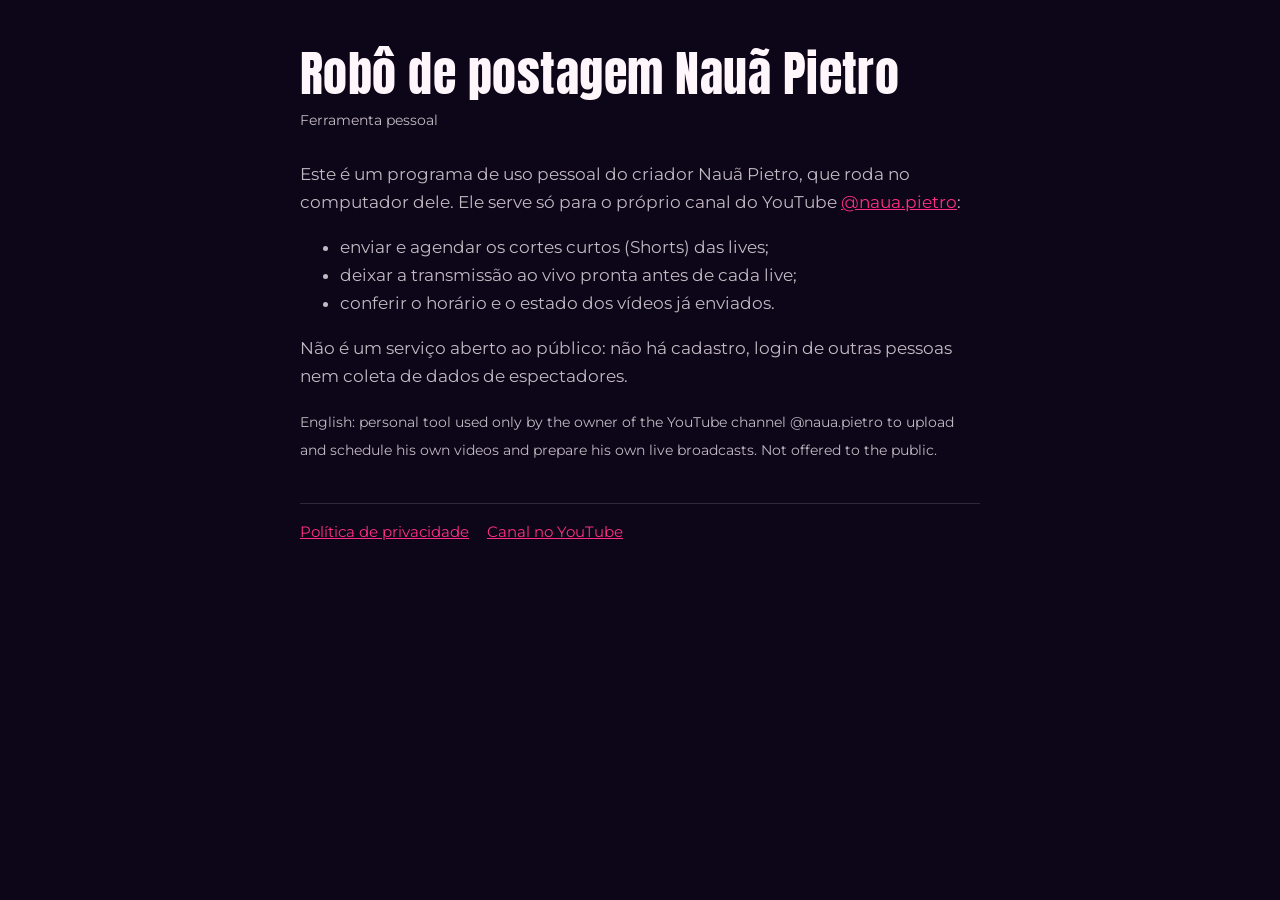
<file: index.html>
<!doctype html>
<html lang="pt-BR">
<head>
<meta charset="utf-8">
<meta name="viewport" content="width=device-width, initial-scale=1">
<title>Robô de postagem — Nauã Pietro</title>
<meta name="description" content="Ferramenta pessoal que publica os vídeos do canal Nauã Pietro no YouTube.">
<link rel="stylesheet" href="estilo.css">
</head>
<body>
<main>
  <h1>Robô de postagem Nauã Pietro</h1>
  <p class="data">Ferramenta pessoal</p>
  <p>Este é um programa de uso pessoal do criador Nauã Pietro, que roda no computador dele. Ele serve só para o próprio canal do YouTube <a href="https://www.youtube.com/@naua.pietro">@naua.pietro</a>:</p>
  <ul>
    <li>enviar e agendar os cortes curtos (Shorts) das lives;</li>
    <li>deixar a transmissão ao vivo pronta antes de cada live;</li>
    <li>conferir o horário e o estado dos vídeos já enviados.</li>
  </ul>
  <p>Não é um serviço aberto ao público: não há cadastro, login de outras pessoas nem coleta de dados de espectadores.</p>
  <p lang="en"><small>English: personal tool used only by the owner of the YouTube channel @naua.pietro to upload and schedule his own videos and prepare his own live broadcasts. Not offered to the public.</small></p>
  <nav><a href="privacidade.html">Política de privacidade</a><a href="https://www.youtube.com/@naua.pietro">Canal no YouTube</a></nav>
</main>
</body>
</html>
</file>
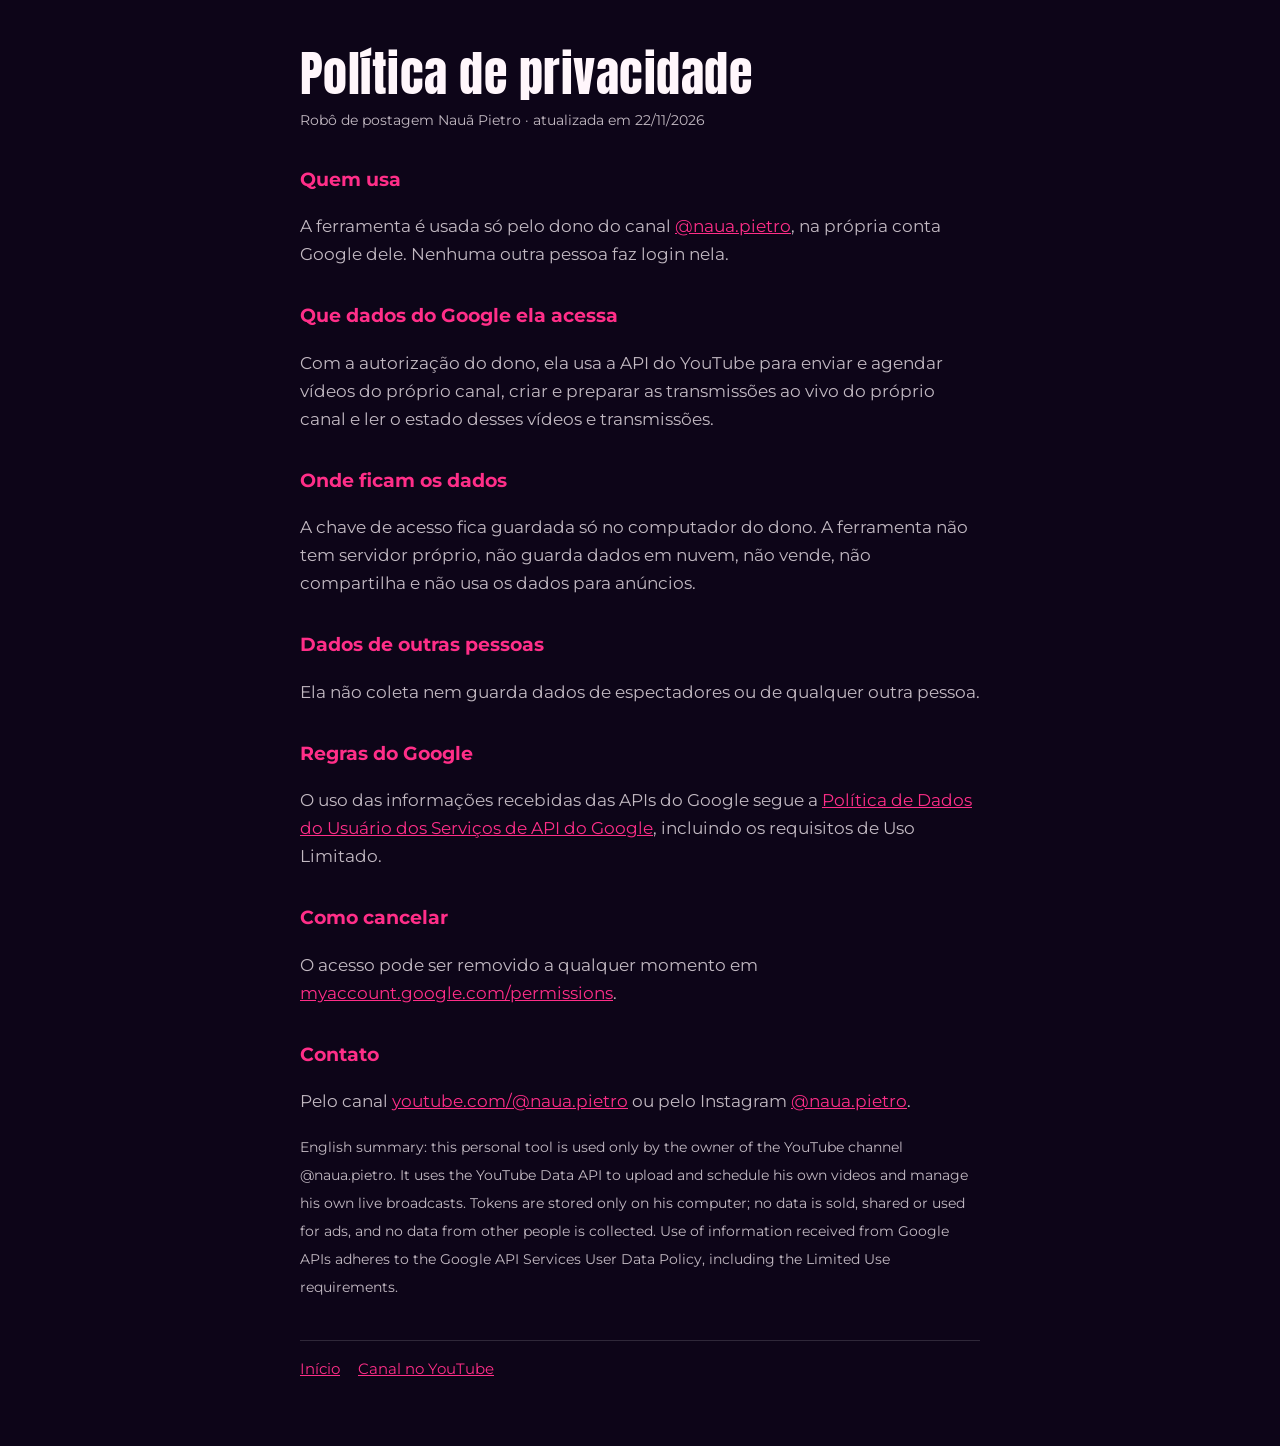
<file: privacidade.html>
<!doctype html>
<html lang="pt-BR">
<head>
<meta charset="utf-8">
<meta name="viewport" content="width=device-width, initial-scale=1">
<title>Política de privacidade — Robô de postagem Nauã Pietro</title>
<meta name="description" content="Política de privacidade da ferramenta pessoal de postagem do canal Nauã Pietro.">
<link rel="stylesheet" href="estilo.css">
</head>
<body>
<main>
  <h1>Política de privacidade</h1>
  <p class="data">Robô de postagem Nauã Pietro · atualizada em 22/11/2026</p>
  <h2>Quem usa</h2>
  <p>A ferramenta é usada só pelo dono do canal <a href="https://www.youtube.com/@naua.pietro">@naua.pietro</a>, na própria conta Google dele. Nenhuma outra pessoa faz login nela.</p>
  <h2>Que dados do Google ela acessa</h2>
  <p>Com a autorização do dono, ela usa a API do YouTube para enviar e agendar vídeos do próprio canal, criar e preparar as transmissões ao vivo do próprio canal e ler o estado desses vídeos e transmissões.</p>
  <h2>Onde ficam os dados</h2>
  <p>A chave de acesso fica guardada só no computador do dono. A ferramenta não tem servidor próprio, não guarda dados em nuvem, não vende, não compartilha e não usa os dados para anúncios.</p>
  <h2>Dados de outras pessoas</h2>
  <p>Ela não coleta nem guarda dados de espectadores ou de qualquer outra pessoa.</p>
  <h2>Regras do Google</h2>
  <p>O uso das informações recebidas das APIs do Google segue a <a href="https://developers.google.com/terms/api-services-user-data-policy">Política de Dados do Usuário dos Serviços de API do Google</a>, incluindo os requisitos de Uso Limitado.</p>
  <h2>Como cancelar</h2>
  <p>O acesso pode ser removido a qualquer momento em <a href="https://myaccount.google.com/permissions">myaccount.google.com/permissions</a>.</p>
  <h2>Contato</h2>
  <p>Pelo canal <a href="https://www.youtube.com/@naua.pietro">youtube.com/@naua.pietro</a> ou pelo Instagram <a href="https://www.instagram.com/naua.pietro">@naua.pietro</a>.</p>
  <p lang="en"><small>English summary: this personal tool is used only by the owner of the YouTube channel @naua.pietro. It uses the YouTube Data API to upload and schedule his own videos and manage his own live broadcasts. Tokens are stored only on his computer; no data is sold, shared or used for ads, and no data from other people is collected. Use of information received from Google APIs adheres to the Google API Services User Data Policy, including the Limited Use requirements.</small></p>
  <nav><a href="index.html">Início</a><a href="https://www.youtube.com/@naua.pietro">Canal no YouTube</a></nav>
</main>
</body>
</html>
</file>
<file: estilo.css>
/* Páginas do robô de postagem (exigência do Google para a permissão do YouTube não vencer). Só texto. */
@font-face { font-family: "Anton"; font-weight: 400; font-display: swap; src: url("fontes/anton-latin.woff2") format("woff2"); }
@font-face { font-family: "Montserrat"; font-weight: 100 900; font-display: swap; src: url("fontes/montserrat-latin.woff2") format("woff2"); }
:root { color-scheme: dark; --fundo: #0d0518; --rosa: #ff2e88; --texto: #fff6fb; --suave: rgba(255, 246, 251, 0.75); --linha: rgba(255, 255, 255, 0.14); }
* { box-sizing: border-box; }
body { margin: 0; background: var(--fundo); color: var(--texto); font: 400 17px/1.65 "Montserrat", sans-serif; }
main { max-width: 720px; margin: 0 auto; padding: 48px 20px 64px; }
h1 { font: 400 clamp(32px, 7vw, 48px)/1.1 "Anton", sans-serif; letter-spacing: 0.01em; margin: 0 0 8px; }
h2 { font-size: 19px; margin: 32px 0 6px; color: var(--rosa); }
p, li { color: var(--suave); }
a { color: var(--rosa); overflow-wrap: anywhere; }
.data { font-size: 14px; margin: 0 0 28px; }
nav { margin-top: 40px; padding-top: 16px; border-top: 1px solid var(--linha); font-size: 15px; }
nav a { margin-right: 18px; }
</file>
